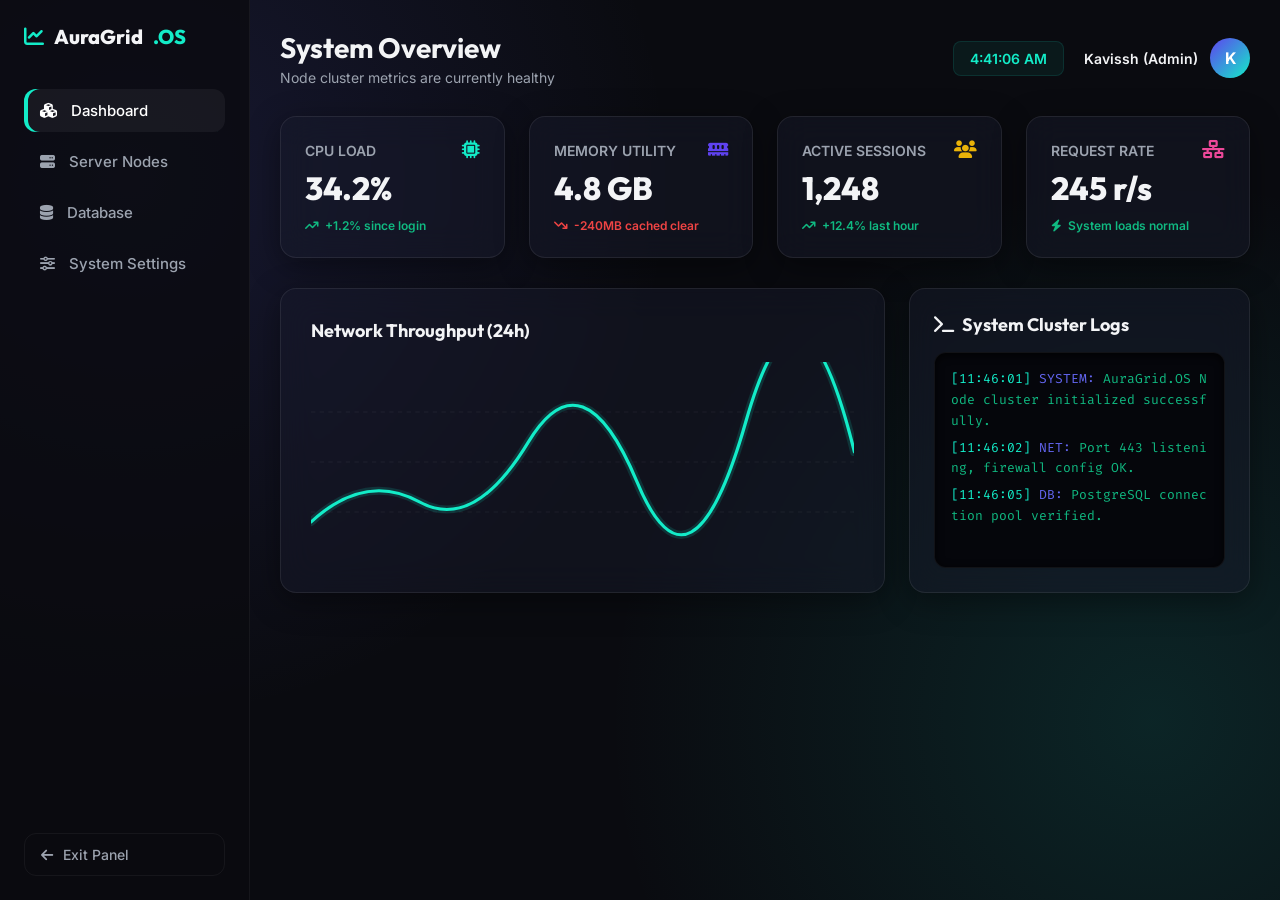
<file: dashboard.html>
<!DOCTYPE html>
<html lang="en">
<head>
    <meta charset="UTF-8">
    <meta name="viewport" content="width=device-width, initial-scale=1.0">
    <title>Glassmorphic Admin UI | AuraGrid Digital</title>
    <!-- Google Fonts -->
    <link href="https://fonts.googleapis.com/css2?family=Inter:wght@300;400;500;600;700&family=Outfit:wght@500;600;700;800&family=Fira+Code:wght@400;500&display=swap" rel="stylesheet">
    <!-- FontAwesome Icons -->
    <link rel="stylesheet" href="https://cdnjs.cloudflare.com/ajax/libs/font-awesome/6.5.1/css/all.min.css">
    <style>
        :root {
            /* Glassmorphism theme setup */
            --hue-primary: 250;
            --hue-secondary: 170;
            
            --bg-base: #0a0b10;
            --bg-surface: #11121d;
            --glass-bg: rgba(25, 27, 45, 0.45);
            --glass-border: rgba(255, 255, 255, 0.08);
            --glass-shadow: 0 8px 32px 0 rgba(0, 0, 0, 0.4);
            
            --primary-color: hsl(var(--hue-primary), 85%, 60%);
            --secondary-color: hsl(var(--hue-secondary), 85%, 50%);
            --text-primary: #f3f4f6;
            --text-secondary: #9ca3af;
            --border-color: rgba(255, 255, 255, 0.05);
        }

        * {
            margin: 0;
            padding: 0;
            box-sizing: border-box;
        }

        body {
            background-color: var(--bg-base);
            color: var(--text-primary);
            font-family: 'Inter', sans-serif;
            height: 100vh;
            display: flex;
            overflow: hidden;
            background-image: 
                radial-gradient(circle at 10% 20%, rgba(99, 102, 241, 0.15) 0%, transparent 40%),
                radial-gradient(circle at 90% 80%, rgba(20, 184, 166, 0.15) 0%, transparent 40%);
        }

        /* Glass Utility */
        .glass {
            background: var(--glass-bg);
            backdrop-filter: blur(16px);
            -webkit-backdrop-filter: blur(16px);
            border: 1px solid var(--glass-border);
            box-shadow: var(--glass-shadow);
            border-radius: 16px;
        }

        /* Sidebar navigation */
        aside {
            width: 250px;
            background-color: rgba(10, 11, 16, 0.8);
            border-right: 1px solid var(--border-color);
            display: flex;
            flex-direction: column;
            padding: 24px;
            z-index: 10;
        }

        @media (max-width: 900px) {
            aside {
                display: none; /* Hide sidebar on mobile/tablet */
            }
        }

        .logo {
            font-family: 'Outfit', sans-serif;
            font-size: 20px;
            font-weight: 800;
            margin-bottom: 40px;
            display: flex;
            align-items: center;
            gap: 10px;
        }

        .logo span {
            color: var(--secondary-color);
        }

        .menu-list {
            list-style: none;
            display: flex;
            flex-direction: column;
            gap: 8px;
            flex: 1;
        }

        .menu-item a {
            display: flex;
            align-items: center;
            gap: 14px;
            padding: 12px 16px;
            border-radius: 12px;
            color: var(--text-secondary);
            text-decoration: none;
            font-weight: 500;
            font-size: 15px;
            transition: all 0.2s;
        }

        .menu-item.active a, .menu-item a:hover {
            color: #fff;
            background: rgba(255, 255, 255, 0.05);
            box-shadow: inset 4px 0 0 var(--secondary-color);
        }

        .back-btn {
            display: flex;
            align-items: center;
            gap: 10px;
            padding: 12px 16px;
            border-radius: 12px;
            color: var(--text-secondary);
            text-decoration: none;
            font-weight: 500;
            font-size: 14px;
            border: 1px solid var(--border-color);
            transition: all 0.2s;
        }

        .back-btn:hover {
            color: #fff;
            border-color: var(--primary-color);
            background-color: rgba(99, 102, 241, 0.05);
        }

        /* Main Workspace Content */
        main {
            flex: 1;
            padding: 30px;
            overflow-y: auto;
            display: flex;
            flex-direction: column;
            gap: 30px;
        }

        /* Header top section */
        header {
            display: flex;
            justify-content: space-between;
            align-items: center;
        }

        header h1 {
            font-family: 'Outfit', sans-serif;
            font-size: 28px;
            font-weight: 700;
        }

        .header-controls {
            display: flex;
            align-items: center;
            gap: 20px;
        }

        .time-box {
            font-size: 14px;
            font-weight: 600;
            color: var(--secondary-color);
            background: rgba(20, 184, 166, 0.08);
            padding: 8px 16px;
            border-radius: 8px;
            border: 1px solid rgba(20, 184, 166, 0.15);
        }

        .user-profile {
            display: flex;
            align-items: center;
            gap: 12px;
        }

        .user-avatar {
            width: 40px;
            height: 40px;
            border-radius: 50%;
            background: linear-gradient(135deg, var(--primary-color), var(--secondary-color));
            display: flex;
            align-items: center;
            justify-content: center;
            font-weight: bold;
            font-size: 16px;
            color: #fff;
        }

        /* Stats Grid Dashboard */
        .stats-grid {
            display: grid;
            grid-template-columns: repeat(auto-fit, minmax(220px, 1fr));
            gap: 24px;
        }

        .stat-card {
            padding: 24px;
            position: relative;
            overflow: hidden;
            display: flex;
            flex-direction: column;
            gap: 12px;
        }

        .stat-header {
            display: flex;
            justify-content: space-between;
            align-items: center;
            color: var(--text-secondary);
            font-size: 14px;
            font-weight: 600;
        }

        .stat-icon {
            font-size: 18px;
            color: var(--secondary-color);
        }

        .stat-val {
            font-family: 'Outfit', sans-serif;
            font-size: 32px;
            font-weight: 800;
            line-height: 1.1;
        }

        .stat-trend {
            font-size: 12px;
            font-weight: 600;
            display: flex;
            align-items: center;
            gap: 6px;
        }

        .trend-up { color: #10b981; }
        .trend-down { color: #ef4444; }

        /* Dashboard Charts Section */
        .charts-row {
            display: grid;
            grid-template-columns: 1.6fr 0.9fr;
            gap: 24px;
        }

        @media (max-width: 1100px) {
            .charts-row {
                grid-template-columns: 1fr;
            }
        }

        .chart-card {
            padding: 30px;
            display: flex;
            flex-direction: column;
            gap: 20px;
        }

        .chart-title {
            font-family: 'Outfit', sans-serif;
            font-size: 18px;
            font-weight: 700;
        }

        .chart-body {
            height: 200px;
            position: relative;
            width: 100%;
        }

        /* SVG Line Graph animation */
        .svg-chart {
            width: 100%;
            height: 100%;
        }

        .sparkline {
            fill: none;
            stroke: var(--secondary-color);
            stroke-width: 3;
            stroke-linecap: round;
            stroke-dasharray: 1000;
            stroke-dashoffset: 1000;
            animation: drawLine 3s ease-in-out forwards;
        }

        .sparkline-glow {
            fill: none;
            stroke: var(--secondary-color);
            stroke-width: 8;
            stroke-linecap: round;
            opacity: 0.15;
            stroke-dasharray: 1000;
            stroke-dashoffset: 1000;
            animation: drawLine 3s ease-in-out forwards;
        }

        @keyframes drawLine {
            to { stroke-dashoffset: 0; }
        }

        .chart-grid-line {
            stroke: var(--border-color);
            stroke-width: 1;
            stroke-dasharray: 4;
        }

        /* Console log shell */
        .console-card {
            padding: 24px;
            display: flex;
            flex-direction: column;
            gap: 16px;
        }

        .console-shell {
            flex: 1;
            background-color: #05060b;
            border-radius: 12px;
            padding: 16px;
            font-family: 'Fira Code', monospace;
            font-size: 13px;
            line-height: 1.6;
            color: #10b981;
            min-height: 200px;
            max-height: 220px;
            overflow-y: auto;
            border: 1px solid var(--border-color);
            box-shadow: inset 0 2px 8px rgba(0,0,0,0.8);
        }

        .log-line {
            margin-bottom: 6px;
            animation: fadeIn 0.3s forwards;
            word-break: break-all;
        }

        .log-time {
            color: var(--secondary-color);
        }

        .log-info {
            color: #6366f1;
        }

        @keyframes fadeIn {
            from { opacity: 0; transform: translateY(4px); }
            to { opacity: 1; transform: translateY(0); }
        }
    </style>
</head>
<body>

    <!-- Sidebar Panel -->
    <aside>
        <div class="logo">
            <i class="fa-solid fa-chart-line" style="color: var(--secondary-color);"></i>
            AuraGrid<span>.OS</span>
        </div>
        <ul class="menu-list">
            <li class="menu-item active"><a href="#"><i class="fa-solid fa-cubes"></i> Dashboard</a></li>
            <li class="menu-item"><a href="#"><i class="fa-solid fa-server"></i> Server Nodes</a></li>
            <li class="menu-item"><a href="#"><i class="fa-solid fa-database"></i> Database</a></li>
            <li class="menu-item"><a href="#"><i class="fa-solid fa-sliders"></i> System Settings</a></li>
        </ul>
        <a href="index.html#portfolio" class="back-btn"><i class="fa-solid fa-arrow-left"></i> Exit Panel</a>
    </aside>

    <!-- Workspace -->
    <main>
        <header>
            <div>
                <h1>System Overview</h1>
                <p style="color: var(--text-secondary); font-size: 14px; margin-top: 4px;">Node cluster metrics are currently healthy</p>
            </div>
            <div class="header-controls">
                <div class="time-box" id="time-box">00:00:00 AM</div>
                <div class="user-profile">
                    <span style="font-weight: 600; font-size: 14px;">Kavissh (Admin)</span>
                    <div class="user-avatar">K</div>
                </div>
            </div>
        </header>

        <!-- Stats row cards -->
        <div class="stats-grid">
            <div class="stat-card glass">
                <div class="stat-header">
                    <span>CPU LOAD</span>
                    <i class="fa-solid fa-microchip stat-icon"></i>
                </div>
                <div class="stat-val" id="cpu-val">34.2%</div>
                <div class="stat-trend trend-up">
                    <i class="fa-solid fa-arrow-trend-up"></i>
                    <span>+1.2% since login</span>
                </div>
            </div>
            <div class="stat-card glass">
                <div class="stat-header">
                    <span>MEMORY UTILITY</span>
                    <i class="fa-solid fa-memory stat-icon" style="color: var(--primary-color);"></i>
                </div>
                <div class="stat-val" id="mem-val">4.8 GB</div>
                <div class="stat-trend trend-down">
                    <i class="fa-solid fa-arrow-trend-down"></i>
                    <span>-240MB cached clear</span>
                </div>
            </div>
            <div class="stat-card glass">
                <div class="stat-header">
                    <span>ACTIVE SESSIONS</span>
                    <i class="fa-solid fa-users stat-icon" style="color: #eab308;"></i>
                </div>
                <div class="stat-val">1,248</div>
                <div class="stat-trend trend-up">
                    <i class="fa-solid fa-arrow-trend-up"></i>
                    <span>+12.4% last hour</span>
                </div>
            </div>
            <div class="stat-card glass">
                <div class="stat-header">
                    <span>REQUEST RATE</span>
                    <i class="fa-solid fa-network-wired stat-icon" style="color: #ec4899;"></i>
                </div>
                <div class="stat-val" id="rate-val">245 r/s</div>
                <div class="stat-trend trend-up">
                    <i class="fa-solid fa-bolt"></i>
                    <span>System loads normal</span>
                </div>
            </div>
        </div>

        <!-- Charts row -->
        <div class="charts-row">
            <!-- Graph card -->
            <div class="chart-card glass">
                <div class="chart-title">Network Throughput (24h)</div>
                <div class="chart-body">
                    <svg class="svg-chart" viewBox="0 0 500 200" preserveAspectRatio="none">
                        <!-- Horizontal Grid Lines -->
                        <line class="chart-grid-line" x1="0" y1="50" x2="500" y2="50" />
                        <line class="chart-grid-line" x1="0" y1="100" x2="500" y2="100" />
                        <line class="chart-grid-line" x1="0" y1="150" x2="500" y2="150" />
                        
                        <!-- Glow Path -->
                        <path class="sparkline-glow" d="M 0,160 Q 50,110 100,140 T 200,80 T 300,120 T 400,60 T 500,90" />
                        <!-- Main Path -->
                        <path class="sparkline" d="M 0,160 Q 50,110 100,140 T 200,80 T 300,120 T 400,60 T 500,90" />
                    </svg>
                </div>
            </div>

            <!-- Console Card -->
            <div class="console-card glass">
                <div class="chart-title"><i class="fa-solid fa-terminal" style="margin-right: 8px;"></i>System Cluster Logs</div>
                <div class="console-shell" id="console-shell">
                    <div class="log-line"><span class="log-time">[11:46:01]</span> <span class="log-info">SYSTEM:</span> AuraGrid.OS Node cluster initialized successfully.</div>
                    <div class="log-line"><span class="log-time">[11:46:02]</span> <span class="log-info">NET:</span> Port 443 listening, firewall config OK.</div>
                    <div class="log-line"><span class="log-time">[11:46:05]</span> <span class="log-info">DB:</span> PostgreSQL connection pool verified.</div>
                </div>
            </div>
        </div>
    </main>

    <script>
        // System Clock
        const updateTime = () => {
            const now = new Date();
            let hours = now.getHours();
            let minutes = now.getMinutes();
            let seconds = now.getSeconds();
            const ampm = hours >= 12 ? 'PM' : 'AM';
            hours = hours % 12;
            hours = hours ? hours : 12;
            minutes = minutes < 10 ? '0' + minutes : minutes;
            seconds = seconds < 10 ? '0' + seconds : seconds;
            document.getElementById('time-box').textContent = `${hours}:${minutes}:${seconds} ${ampm}`;
        };
        setInterval(updateTime, 1000);
        updateTime();

        // Fluctuating values logic
        setInterval(() => {
            // CPU fluctuation
            const cpu = (20 + Math.random() * 40).toFixed(1);
            document.getElementById('cpu-val').textContent = `${cpu}%`;

            // Memory fluctuation
            const mem = (4.5 + Math.random() * 0.6).toFixed(2);
            document.getElementById('mem-val').textContent = `${mem} GB`;

            // Request rate fluctuation
            const rate = Math.floor(180 + Math.random() * 120);
            document.getElementById('rate-val').textContent = `${rate} r/s`;
        }, 3000);

        // Simulated logging console feed
        const logContent = [
            "GET /api/v1/metrics 200 OK - 8ms",
            "POST /api/v1/auth/session - Token generated successfully",
            "SYSTEM: Cache sync done, cleared 14.2MB buffer memory",
            "WARN: High connections rate on Node-3, balancing cluster load",
            "GET /assets/hero-bg.png 304 Not Modified - 2ms",
            "SYSTEM: CPU temp stabilized at 41°C",
            "DB: Database backup process scheduled at midnight OK",
            "NET: WebSocket handshake verified on client session #4509"
        ];

        const logTypes = ["GET", "POST", "SYSTEM", "WARN", "GET", "SYSTEM", "DB", "NET"];

        const shell = document.getElementById('console-shell');
        
        const appendLog = () => {
            const now = new Date();
            const timeString = `${now.getHours().toString().padStart(2, '0')}:${now.getMinutes().toString().padStart(2, '0')}:${now.getSeconds().toString().padStart(2, '0')}`;
            const randIdx = Math.floor(Math.random() * logContent.length);
            const content = logContent[randIdx];
            const type = logTypes[randIdx];

            const line = document.createElement('div');
            line.className = 'log-line';
            line.innerHTML = `<span class="log-time">[${timeString}]</span> <span class="log-info">${type}:</span> ${content}`;
            
            shell.appendChild(line);
            shell.scrollTop = shell.scrollHeight;

            // Keep log entries list under 25 elements to avoid lag
            if (shell.children.length > 25) {
                shell.removeChild(shell.firstChild);
            }
        };

        setInterval(appendLog, 3000);
    </script>
</body>
</html>
</file>
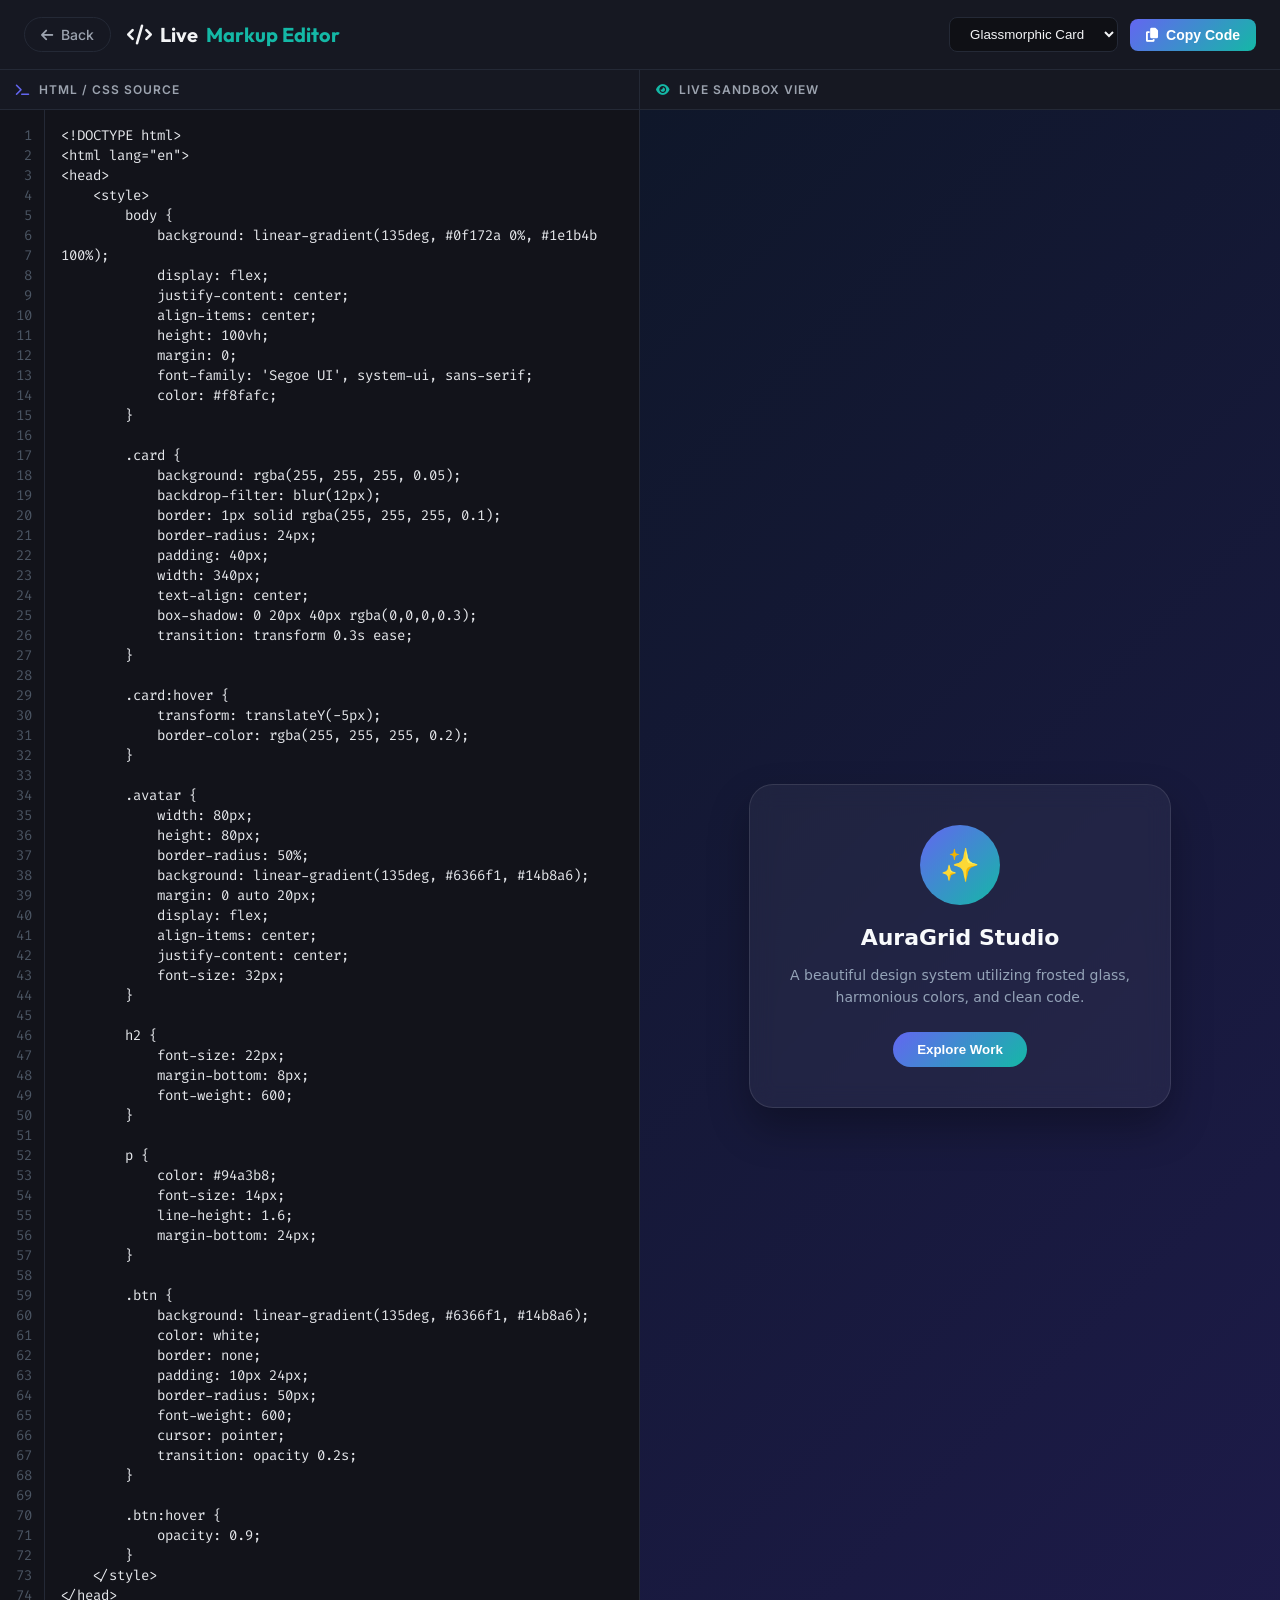
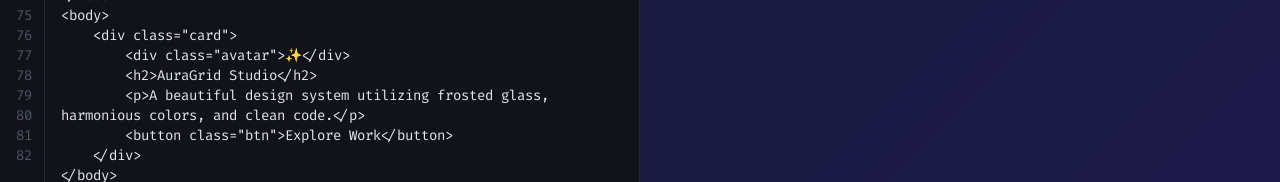
<file: editor.html>
<!DOCTYPE html>
<html lang="en">
<head>
    <meta charset="UTF-8">
    <meta name="viewport" content="width=device-width, initial-scale=1.0">
    <title>Live Markup Editor | AuraGrid Digital</title>
    <!-- Google Fonts -->
    <link href="https://fonts.googleapis.com/css2?family=Inter:wght@300;400;500;600;700&family=Outfit:wght@500;600;700;800&family=Fira+Code:wght@400;500&display=swap" rel="stylesheet">
    <!-- FontAwesome Icons -->
    <link rel="stylesheet" href="https://cdnjs.cloudflare.com/ajax/libs/font-awesome/6.5.1/css/all.min.css">
    <style>
        :root {
            --bg-base: #0f1015;
            --bg-card: #161822;
            --primary-color: #6366f1;
            --secondary-color: #14b8a6;
            --text-primary: #f3f4f6;
            --text-secondary: #9ca3af;
            --border-color: #242936;
        }

        * {
            margin: 0;
            padding: 0;
            box-sizing: border-box;
        }

        body {
            background-color: var(--bg-base);
            color: var(--text-primary);
            font-family: 'Inter', sans-serif;
            height: 100vh;
            display: flex;
            flex-direction: column;
            overflow: hidden;
        }

        /* Header Style */
        header {
            height: 70px;
            background-color: var(--bg-card);
            border-bottom: 1px solid var(--border-color);
            display: flex;
            align-items: center;
            justify-content: space-between;
            padding: 0 24px;
            z-index: 10;
        }

        .header-left {
            display: flex;
            align-items: center;
            gap: 16px;
        }

        .back-btn {
            color: var(--text-secondary);
            text-decoration: none;
            font-weight: 500;
            display: flex;
            align-items: center;
            gap: 8px;
            font-size: 14px;
            padding: 8px 16px;
            border-radius: 20px;
            border: 1px solid var(--border-color);
            transition: all 0.2s;
        }

        .back-btn:hover {
            color: var(--text-primary);
            border-color: var(--primary-color);
            background-color: rgba(99, 102, 241, 0.05);
        }

        .title {
            font-family: 'Outfit', sans-serif;
            font-size: 20px;
            font-weight: 700;
            display: flex;
            align-items: center;
            gap: 8px;
        }

        .title span {
            color: var(--secondary-color);
        }

        .header-right {
            display: flex;
            align-items: center;
            gap: 12px;
        }

        select {
            background-color: var(--bg-base);
            color: var(--text-primary);
            border: 1px solid var(--border-color);
            padding: 8px 16px;
            border-radius: 8px;
            font-weight: 500;
            outline: none;
            cursor: pointer;
        }

        select:focus {
            border-color: var(--primary-color);
        }

        .btn {
            background: linear-gradient(135deg, var(--primary-color), var(--secondary-color));
            color: #fff;
            padding: 8px 16px;
            border-radius: 8px;
            font-weight: 600;
            font-size: 14px;
            cursor: pointer;
            border: none;
            display: flex;
            align-items: center;
            gap: 8px;
            transition: opacity 0.2s;
        }

        .btn:hover {
            opacity: 0.9;
        }

        /* Workspace Grid */
        .workspace {
            flex: 1;
            display: grid;
            grid-template-columns: 1fr 1fr;
            height: calc(100vh - 70px);
        }

        @media (max-width: 768px) {
            .workspace {
                grid-template-columns: 1fr;
                grid-template-rows: 1fr 1fr;
            }
        }

        /* Editor Block */
        .editor-container {
            display: flex;
            flex-direction: column;
            border-right: 1px solid var(--border-color);
            background-color: #12131a;
            position: relative;
        }

        .panel-header {
            height: 40px;
            background-color: var(--bg-card);
            border-bottom: 1px solid var(--border-color);
            display: flex;
            align-items: center;
            padding: 0 16px;
            font-size: 12px;
            font-weight: 600;
            letter-spacing: 1px;
            text-transform: uppercase;
            color: var(--text-secondary);
            gap: 8px;
        }

        .panel-header i {
            color: var(--primary-color);
        }

        .editor-wrapper {
            flex: 1;
            position: relative;
            display: flex;
        }

        /* Line numbers */
        .line-numbers {
            width: 45px;
            background-color: #12131a;
            border-right: 1px solid var(--border-color);
            padding: 16px 0;
            font-family: 'Fira Code', monospace;
            font-size: 14px;
            line-height: 20px;
            color: #4b5563;
            text-align: right;
            padding-right: 12px;
            user-select: none;
            overflow: hidden;
        }

        textarea {
            flex: 1;
            background-color: transparent;
            color: #e5e7eb;
            font-family: 'Fira Code', monospace;
            font-size: 14px;
            line-height: 20px;
            padding: 16px;
            resize: none;
            border: none;
            outline: none;
            overflow-y: auto;
            tab-size: 4;
        }

        /* Preview Block */
        .preview-container {
            display: flex;
            flex-direction: column;
            background-color: #fff;
        }

        .preview-header {
            height: 40px;
            background-color: var(--bg-card);
            border-bottom: 1px solid var(--border-color);
            display: flex;
            align-items: center;
            padding: 0 16px;
            font-size: 12px;
            font-weight: 600;
            letter-spacing: 1px;
            text-transform: uppercase;
            color: var(--text-secondary);
            gap: 8px;
        }

        .preview-header i {
            color: var(--secondary-color);
        }

        iframe {
            flex: 1;
            border: none;
            background-color: #ffffff;
            width: 100%;
            height: 100%;
        }

        .copy-toast {
            position: absolute;
            bottom: 20px;
            left: 50%;
            transform: translateX(-50%) translateY(20px);
            background-color: var(--secondary-color);
            color: #fff;
            padding: 8px 20px;
            border-radius: 20px;
            font-size: 13px;
            font-weight: 600;
            opacity: 0;
            transition: all 0.3s;
            pointer-events: none;
            box-shadow: 0 4px 12px rgba(20, 184, 166, 0.3);
            z-index: 100;
        }

        .copy-toast.show {
            opacity: 1;
            transform: translateX(-50%) translateY(0);
        }
    </style>
</head>
<body>

    <header>
        <div class="header-left">
            <a href="index.html#portfolio" class="back-btn"><i class="fa-solid fa-arrow-left"></i> Back</a>
            <h1 class="title"><i class="fa-solid fa-code"></i> Live <span>Markup Editor</span></h1>
        </div>
        <div class="header-right">
            <select id="template-select">
                <option value="card">Glassmorphic Card</option>
                <option value="button">Glowing Button</option>
                <option value="text">Interactive Quote</option>
            </select>
            <button class="btn" id="copy-btn"><i class="fa-solid fa-copy"></i> Copy Code</button>
        </div>
    </header>

    <div class="workspace">
        <!-- Editor side -->
        <div class="editor-container">
            <div class="panel-header"><i class="fa-solid fa-terminal"></i> HTML / CSS Source</div>
            <div class="editor-wrapper">
                <div class="line-numbers" id="line-numbers"></div>
                <textarea id="code-textarea" spellcheck="false" autocomplete="off"></textarea>
            </div>
            <div class="copy-toast" id="toast">Code copied to clipboard!</div>
        </div>

        <!-- Preview side -->
        <div class="preview-container">
            <div class="preview-header"><i class="fa-solid fa-eye"></i> Live Sandbox View</div>
            <iframe id="preview-iframe"></iframe>
        </div>
    </div>

    <script>
        const textarea = document.getElementById('code-textarea');
        const iframe = document.getElementById('preview-iframe');
        const lineNumbers = document.getElementById('line-numbers');
        const templateSelect = document.getElementById('template-select');
        const copyBtn = document.getElementById('copy-btn');
        const toast = document.getElementById('toast');

        // Preloaded templates
        const templates = {
            card: `<!DOCTYPE html>
<html lang="en">
<head>
    <style>
        body {
            background: linear-gradient(135deg, #0f172a 0%, #1e1b4b 100%);
            display: flex;
            justify-content: center;
            align-items: center;
            height: 100vh;
            margin: 0;
            font-family: 'Segoe UI', system-ui, sans-serif;
            color: #f8fafc;
        }
        
        .card {
            background: rgba(255, 255, 255, 0.05);
            backdrop-filter: blur(12px);
            border: 1px solid rgba(255, 255, 255, 0.1);
            border-radius: 24px;
            padding: 40px;
            width: 340px;
            text-align: center;
            box-shadow: 0 20px 40px rgba(0,0,0,0.3);
            transition: transform 0.3s ease;
        }

        .card:hover {
            transform: translateY(-5px);
            border-color: rgba(255, 255, 255, 0.2);
        }

        .avatar {
            width: 80px;
            height: 80px;
            border-radius: 50%;
            background: linear-gradient(135deg, #6366f1, #14b8a6);
            margin: 0 auto 20px;
            display: flex;
            align-items: center;
            justify-content: center;
            font-size: 32px;
        }

        h2 {
            font-size: 22px;
            margin-bottom: 8px;
            font-weight: 600;
        }

        p {
            color: #94a3b8;
            font-size: 14px;
            line-height: 1.6;
            margin-bottom: 24px;
        }

        .btn {
            background: linear-gradient(135deg, #6366f1, #14b8a6);
            color: white;
            border: none;
            padding: 10px 24px;
            border-radius: 50px;
            font-weight: 600;
            cursor: pointer;
            transition: opacity 0.2s;
        }

        .btn:hover {
            opacity: 0.9;
        }
    </style>
</head>
<body>
    <div class="card">
        <div class="avatar">✨</div>
        <h2>AuraGrid Studio</h2>
        <p>A beautiful design system utilizing frosted glass, harmonious colors, and clean code.</p>
        <button class="btn">Explore Work</button>
    </div>
</body>
</html>`,
            button: `<!DOCTYPE html>
<html lang="en">
<head>
    <style>
        body {
            background-color: #0b0f19;
            display: flex;
            justify-content: center;
            align-items: center;
            height: 100vh;
            margin: 0;
            font-family: system-ui, sans-serif;
        }

        .glow-btn {
            position: relative;
            background: #111;
            color: #14b8a6;
            text-transform: uppercase;
            letter-spacing: 2px;
            font-size: 16px;
            font-weight: 700;
            padding: 16px 36px;
            border: 2px solid #14b8a6;
            border-radius: 50px;
            cursor: pointer;
            overflow: hidden;
            transition: all 0.3s ease;
            box-shadow: 0 0 10px rgba(20, 184, 166, 0.2);
        }

        .glow-btn:hover {
            color: #fff;
            background: #14b8a6;
            box-shadow: 0 0 30px rgba(20, 184, 166, 0.6);
            transform: scale(1.05);
        }
    </style>
</head>
<body>
    <button class="glow-btn">Initialize System</button>
</body>
</html>`,
            text: `<!DOCTYPE html>
<html lang="en">
<head>
    <style>
        body {
            background: radial-gradient(circle at center, #111528, #070913);
            display: flex;
            justify-content: center;
            align-items: center;
            height: 100vh;
            margin: 0;
            font-family: 'Georgia', serif;
            color: #f1f5f9;
        }

        .quote-box {
            max-width: 500px;
            text-align: center;
            padding: 30px;
            position: relative;
        }

        .quote-text {
            font-size: 24px;
            font-style: italic;
            line-height: 1.6;
            margin-bottom: 16px;
            color: #e2e8f0;
        }

        .quote-author {
            font-family: 'sans-serif';
            font-size: 13px;
            text-transform: uppercase;
            letter-spacing: 2px;
            color: #14b8a6;
            font-weight: 600;
        }
    </style>
</head>
<body>
    <div class="quote-box">
        <p class="quote-text">"Simplicity is the ultimate sophistication. When you write clean structures, design follows naturally."</p>
        <p class="quote-author">— Web Architecture Guild</p>
    </div>
</body>
</html>`
        };

        // Render editor output
        const updatePreview = () => {
            const code = textarea.value;
            const documentTarget = iframe.contentDocument || iframe.contentWindow.document;
            documentTarget.open();
            documentTarget.write(code);
            documentTarget.close();
        };

        // Line number renderer
        const updateLineNumbers = () => {
            const lines = textarea.value.split('\n');
            const numLines = lines.length;
            let numberHtml = '';
            for (let i = 1; i <= numLines; i++) {
                numberHtml += `<div>${i}</div>`;
            }
            lineNumbers.innerHTML = numberHtml;
        };

        textarea.addEventListener('input', () => {
            updatePreview();
            updateLineNumbers();
        });

        // Tab indentation helper
        textarea.addEventListener('keydown', (e) => {
            if (e.key === 'Tab') {
                e.preventDefault();
                const start = textarea.selectionStart;
                const end = textarea.selectionEnd;

                // set textarea value to: text before caret + tab + text after caret
                textarea.value = textarea.value.substring(0, start) + "    " + textarea.value.substring(end);

                // put caret at right position
                textarea.selectionStart = textarea.selectionEnd = start + 4;
                updatePreview();
            }
        });

        // Load templates
        const loadTemplate = (name) => {
            textarea.value = templates[name];
            updatePreview();
            updateLineNumbers();
        };

        templateSelect.addEventListener('change', (e) => {
            loadTemplate(e.target.value);
        });

        // Copy button action
        copyBtn.addEventListener('click', () => {
            navigator.clipboard.writeText(textarea.value).then(() => {
                toast.classList.add('show');
                setTimeout(() => {
                    toast.classList.remove('show');
                }, 2000);
            });
        });

        // Initial setup
        loadTemplate('card');

        // Sync scrolling of textarea and line numbers
        textarea.addEventListener('scroll', () => {
            lineNumbers.scrollTop = textarea.scrollTop;
        });
    </script>
</body>
</html>
</file>
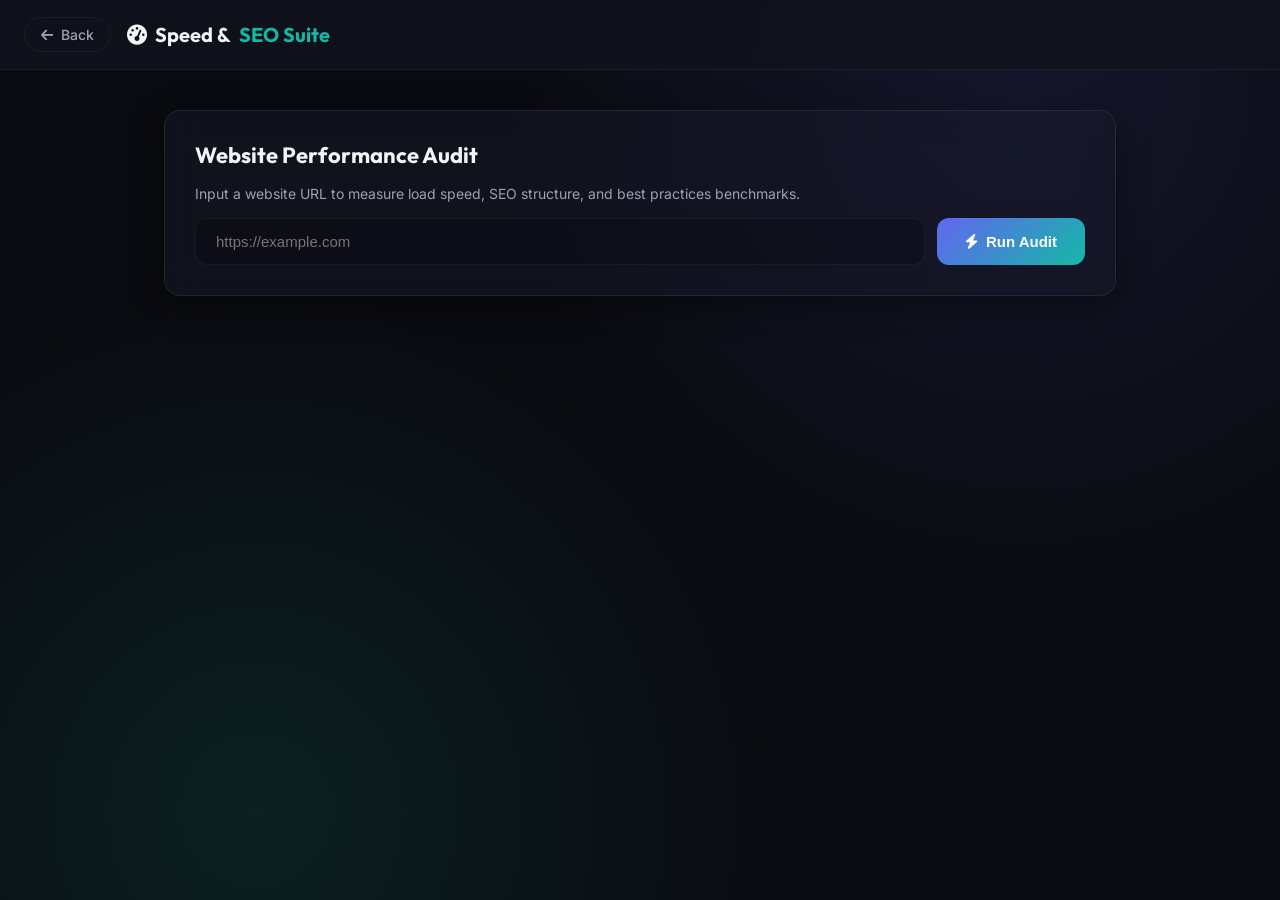
<file: seo-suite.html>
<!DOCTYPE html>
<html lang="en">
<head>
    <meta charset="UTF-8">
    <meta name="viewport" content="width=device-width, initial-scale=1.0">
    <title>Speed & SEO Suite | AuraGrid Digital</title>
    <!-- Google Fonts -->
    <link href="https://fonts.googleapis.com/css2?family=Inter:wght@300;400;500;600;700&family=Outfit:wght@500;600;700;800&family=Fira+Code:wght@400;500&display=swap" rel="stylesheet">
    <!-- FontAwesome Icons -->
    <link rel="stylesheet" href="https://cdnjs.cloudflare.com/ajax/libs/font-awesome/6.5.1/css/all.min.css">
    <style>
        :root {
            --bg-base: #0a0b10;
            --bg-surface: #11121d;
            --glass-bg: rgba(25, 27, 45, 0.45);
            --glass-border: rgba(255, 255, 255, 0.08);
            --glass-shadow: 0 8px 32px 0 rgba(0, 0, 0, 0.4);
            
            --primary-color: #6366f1;
            --secondary-color: #14b8a6;
            --text-primary: #f3f4f6;
            --text-secondary: #9ca3af;
            --border-color: rgba(255, 255, 255, 0.05);

            --color-green: #10b981;
            --color-yellow: #f59e0b;
            --color-red: #ef4444;
        }

        * {
            margin: 0;
            padding: 0;
            box-sizing: border-box;
        }

        body {
            background-color: var(--bg-base);
            color: var(--text-primary);
            font-family: 'Inter', sans-serif;
            min-height: 100vh;
            display: flex;
            flex-direction: column;
            overflow-x: hidden;
            background-image: 
                radial-gradient(circle at 80% 10%, rgba(99, 102, 241, 0.12) 0%, transparent 40%),
                radial-gradient(circle at 20% 90%, rgba(20, 184, 166, 0.12) 0%, transparent 40%);
        }

        /* Glass Utility */
        .glass {
            background: var(--glass-bg);
            backdrop-filter: blur(16px);
            -webkit-backdrop-filter: blur(16px);
            border: 1px solid var(--glass-border);
            box-shadow: var(--glass-shadow);
            border-radius: 16px;
        }

        /* Header Style */
        header {
            height: 70px;
            background-color: rgba(17, 18, 29, 0.85);
            border-bottom: 1px solid var(--border-color);
            display: flex;
            align-items: center;
            justify-content: space-between;
            padding: 0 24px;
            position: sticky;
            top: 0;
            z-index: 10;
        }

        .header-left {
            display: flex;
            align-items: center;
            gap: 16px;
        }

        .back-btn {
            color: var(--text-secondary);
            text-decoration: none;
            font-weight: 500;
            display: flex;
            align-items: center;
            gap: 8px;
            font-size: 14px;
            padding: 8px 16px;
            border-radius: 20px;
            border: 1px solid var(--border-color);
            transition: all 0.2s;
        }

        .back-btn:hover {
            color: var(--text-primary);
            border-color: var(--primary-color);
            background-color: rgba(99, 102, 241, 0.05);
        }

        .title {
            font-family: 'Outfit', sans-serif;
            font-size: 20px;
            font-weight: 700;
            display: flex;
            align-items: center;
            gap: 8px;
        }

        .title span {
            color: var(--secondary-color);
        }

        /* Container Main */
        main {
            flex: 1;
            max-width: 1000px;
            width: 100%;
            margin: 40px auto;
            padding: 0 24px;
            display: flex;
            flex-direction: column;
            gap: 40px;
        }

        /* Search input bar block */
        .search-card {
            padding: 30px;
            display: flex;
            flex-direction: column;
            gap: 16px;
        }

        .search-card h2 {
            font-family: 'Outfit', sans-serif;
            font-size: 22px;
            font-weight: 700;
        }

        .search-bar-form {
            display: flex;
            gap: 12px;
            width: 100%;
        }

        .search-input {
            flex: 1;
            background-color: rgba(0, 0, 0, 0.2);
            border: 1px solid var(--border-color);
            color: var(--text-primary);
            padding: 14px 20px;
            border-radius: 12px;
            font-size: 15px;
            outline: none;
            transition: border-color 0.2s;
        }

        .search-input:focus {
            border-color: var(--secondary-color);
        }

        .search-btn {
            background: linear-gradient(135deg, var(--primary-color), var(--secondary-color));
            color: #fff;
            padding: 14px 28px;
            border-radius: 12px;
            font-weight: 600;
            font-size: 15px;
            border: none;
            cursor: pointer;
            display: flex;
            align-items: center;
            gap: 8px;
            transition: opacity 0.2s;
        }

        .search-btn:hover {
            opacity: 0.95;
        }

        /* Loading / Analyzing Screen */
        .loading-container {
            display: none;
            flex-direction: column;
            align-items: center;
            justify-content: center;
            padding: 60px 0;
            gap: 24px;
            text-align: center;
        }

        .loader-ring {
            width: 80px;
            height: 80px;
            border: 4px solid var(--border-color);
            border-top: 4px solid var(--secondary-color);
            border-radius: 50%;
            animation: spin 1s linear infinite;
        }

        @keyframes spin {
            0% { transform: rotate(0deg); }
            100% { transform: rotate(360deg); }
        }

        .loader-status {
            font-size: 16px;
            font-weight: 600;
            color: var(--secondary-color);
            height: 24px;
        }

        /* Results Screen */
        .results-container {
            display: none;
            flex-direction: column;
            gap: 40px;
            animation: fadeInUp 0.4s ease forwards;
        }

        @keyframes fadeInUp {
            from { opacity: 0; transform: translateY(15px); }
            to { opacity: 1; transform: translateY(0); }
        }

        /* Score Gauges Row */
        .scores-row {
            display: grid;
            grid-template-columns: repeat(4, 1fr);
            gap: 20px;
        }

        @media (max-width: 768px) {
            .scores-row {
                grid-template-columns: repeat(2, 1fr);
            }
        }

        .score-card {
            padding: 24px;
            text-align: center;
            display: flex;
            flex-direction: column;
            align-items: center;
            gap: 12px;
        }

        .gauge-wrapper {
            position: relative;
            width: 100px;
            height: 100px;
        }

        .circle-bg {
            fill: none;
            stroke: var(--border-color);
            stroke-width: 8;
        }

        .circle-progress {
            fill: none;
            stroke: var(--color-green);
            stroke-width: 8;
            stroke-linecap: round;
            stroke-dasharray: 251.2;
            stroke-dashoffset: 251.2;
            transform: rotate(-90deg);
            transform-origin: 50px 50px;
            transition: stroke-dashoffset 1s ease-out;
        }

        .circle-progress.green { stroke: var(--color-green); }
        .circle-progress.yellow { stroke: var(--color-yellow); }
        .circle-progress.red { stroke: var(--color-red); }

        .score-text {
            position: absolute;
            top: 50%;
            left: 50%;
            transform: translate(-50%, -50%);
            font-size: 24px;
            font-weight: 800;
            font-family: 'Outfit', sans-serif;
        }

        .score-title {
            font-weight: 600;
            font-size: 14px;
            color: var(--text-secondary);
        }

        /* Detailed audits grid */
        .details-grid {
            display: grid;
            grid-template-columns: 1fr 1.2fr;
            gap: 24px;
        }

        @media (max-width: 900px) {
            .details-grid {
                grid-template-columns: 1fr;
            }
        }

        .details-card {
            padding: 30px;
        }

        .details-card h3 {
            font-family: 'Outfit', sans-serif;
            font-size: 18px;
            font-weight: 700;
            margin-bottom: 20px;
            border-left: 4px solid var(--secondary-color);
            padding-left: 12px;
        }

        /* Passed lists & warning lists */
        .audit-list {
            display: flex;
            flex-direction: column;
            gap: 12px;
        }

        .audit-item {
            display: flex;
            align-items: flex-start;
            gap: 12px;
            padding: 12px;
            background-color: rgba(255, 255, 255, 0.02);
            border-radius: 8px;
            border: 1px solid var(--border-color);
        }

        .audit-item.passed i {
            color: var(--color-green);
        }

        .audit-item.failed i {
            color: var(--color-yellow);
        }

        .audit-icon {
            font-size: 16px;
            margin-top: 2px;
        }

        .audit-info h4 {
            font-size: 14px;
            font-weight: 600;
            margin-bottom: 2px;
        }

        .audit-info p {
            font-size: 12px;
            color: var(--text-secondary);
            line-height: 1.4;
        }
    </style>
</head>
<body>

    <header>
        <div class="header-left">
            <a href="index.html#portfolio" class="back-btn"><i class="fa-solid fa-arrow-left"></i> Back</a>
            <h1 class="title"><i class="fa-solid fa-gauge-high"></i> Speed & <span>SEO Suite</span></h1>
        </div>
    </header>

    <main>
        <!-- Search Card -->
        <div class="search-card glass">
            <h2>Website Performance Audit</h2>
            <p style="color: var(--text-secondary); font-size: 14px;">Input a website URL to measure load speed, SEO structure, and best practices benchmarks.</p>
            <form class="search-bar-form" id="audit-form">
                <input type="text" class="search-input" id="url-input" placeholder="https://example.com" required>
                <button type="submit" class="search-btn" id="submit-btn"><i class="fa-solid fa-bolt"></i> Run Audit</button>
            </form>
        </div>

        <!-- Loading indicator -->
        <div class="loading-container glass" id="loading-container">
            <div class="loader-ring"></div>
            <h3>Analyzing Web Domain</h3>
            <div class="loader-status" id="loader-status">Starting secure SSL audit...</div>
        </div>

        <!-- Audit Results -->
        <div class="results-container" id="results-container">
            <!-- Scores Gauges Row -->
            <div class="scores-row">
                <div class="score-card glass">
                    <div class="gauge-wrapper">
                        <svg width="100" height="100" viewBox="0 0 100 100">
                            <circle class="circle-bg" cx="50" cy="50" r="40"/>
                            <circle class="circle-progress" id="score-perf-circle" cx="50" cy="50" r="40"/>
                        </svg>
                        <div class="score-text" id="score-perf">0</div>
                    </div>
                    <span class="score-title">Performance</span>
                </div>
                
                <div class="score-card glass">
                    <div class="gauge-wrapper">
                        <svg width="100" height="100" viewBox="0 0 100 100">
                            <circle class="circle-bg" cx="50" cy="50" r="40"/>
                            <circle class="circle-progress" id="score-access-circle" cx="50" cy="50" r="40"/>
                        </svg>
                        <div class="score-text" id="score-access">0</div>
                    </div>
                    <span class="score-title">Accessibility</span>
                </div>

                <div class="score-card glass">
                    <div class="gauge-wrapper">
                        <svg width="100" height="100" viewBox="0 0 100 100">
                            <circle class="circle-bg" cx="50" cy="50" r="40"/>
                            <circle class="circle-progress" id="score-best-circle" cx="50" cy="50" r="40"/>
                        </svg>
                        <div class="score-text" id="score-best">0</div>
                    </div>
                    <span class="score-title">Best Practices</span>
                </div>

                <div class="score-card glass">
                    <div class="gauge-wrapper">
                        <svg width="100" height="100" viewBox="0 0 100 100">
                            <circle class="circle-bg" cx="50" cy="50" r="40"/>
                            <circle class="circle-progress" id="score-seo-circle" cx="50" cy="50" r="40"/>
                        </svg>
                        <div class="score-text" id="score-seo">0</div>
                    </div>
                    <span class="score-title">SEO</span>
                </div>
            </div>

            <!-- Details audit cards grid -->
            <div class="details-grid">
                <!-- Optimization opportunities -->
                <div class="details-card glass">
                    <h3>Critical Fixes</h3>
                    <div class="audit-list">
                        <div class="audit-item failed">
                            <i class="fa-solid fa-circle-exclamation audit-icon"></i>
                            <div class="audit-info">
                                <h4>Reduce Unused CSS</h4>
                                <p>Unused stylesheets are delaying the initial page paint. Reduce size by 140KB.</p>
                            </div>
                        </div>
                        <div class="audit-item failed">
                            <i class="fa-solid fa-circle-exclamation audit-icon"></i>
                            <div class="audit-info">
                                <h4>Defer Offscreen Images</h4>
                                <p>Implement lazy loading for images down the page. Saves 320ms on initial load.</p>
                            </div>
                        </div>
                        <div class="audit-item failed">
                            <i class="fa-solid fa-circle-exclamation audit-icon"></i>
                            <div class="audit-info">
                                <h4>Leverage Modern Format Images</h4>
                                <p>Convert JPEG/PNG images to WebP to reduce resource payloads by up to 60%.</p>
                            </div>
                        </div>
                    </div>
                </div>

                <!-- Passed Audits list -->
                <div class="details-card glass">
                    <h3>Successful Audits</h3>
                    <div class="audit-list">
                        <div class="audit-item passed">
                            <i class="fa-solid fa-circle-check audit-icon"></i>
                            <div class="audit-info">
                                <h4>Page Responsiveness Verified</h4>
                                <p>Visual grid viewport configured correctly. Fits mobile, tablet, and desktop screens.</p>
                            </div>
                        </div>
                        <div class="audit-item passed">
                            <i class="fa-solid fa-circle-check audit-icon"></i>
                            <div class="audit-info">
                                <h4>Semantic Header Tags Found</h4>
                                <p>Page utilizes a single standard h1 header tag with proper hierarchy flow.</p>
                            </div>
                        </div>
                        <div class="audit-item passed">
                            <i class="fa-solid fa-circle-check audit-icon"></i>
                            <div class="audit-info">
                                <h4>Alt Text Configuration OK</h4>
                                <p>All active img markup structures contain valid alt descriptions for screen readers.</p>
                            </div>
                        </div>
                        <div class="audit-item passed">
                            <i class="fa-solid fa-circle-check audit-icon"></i>
                            <div class="audit-info">
                                <h4>Structured JSON-LD Schema Present</h4>
                                <p>Valid search-crawler schema tags found within index html head wrapper.</p>
                            </div>
                        </div>
                    </div>
                </div>
            </div>
        </div>
    </main>

    <script>
        const form = document.getElementById('audit-form');
        const loadingContainer = document.getElementById('loading-container');
        const resultsContainer = document.getElementById('results-container');
        const loaderStatus = document.getElementById('loader-status');

        const statusLogs = [
            "Starting secure SSL audit...",
            "Evaluating core web vitals...",
            "Checking mobile responsive viewport...",
            "Auditing meta description tags...",
            "Measuring network compression rates...",
            "Generating Lighthouse scoring indicators..."
        ];

        form.addEventListener('submit', (e) => {
            e.preventDefault();

            // Hide previous results and show loading spinner
            resultsContainer.style.display = 'none';
            loadingContainer.style.display = 'flex';

            // Cycle status logs
            let logIndex = 0;
            loaderStatus.textContent = statusLogs[0];
            const interval = setInterval(() => {
                logIndex++;
                if (logIndex < statusLogs.length) {
                    loaderStatus.textContent = statusLogs[logIndex];
                }
            }, 700);

            // Simulate audit calculation timeout (4.5 seconds)
            setTimeout(() => {
                clearInterval(interval);
                loadingContainer.style.display = 'none';
                resultsContainer.style.display = 'flex';

                // Randomize mock scores for high interactivity
                const scores = {
                    perf: Math.floor(82 + Math.random() * 16), // 82 to 98
                    access: Math.floor(90 + Math.random() * 10), // 90 to 100
                    best: Math.floor(85 + Math.random() * 14), // 85 to 99
                    seo: Math.floor(92 + Math.random() * 9) // 92 to 100
                };

                // Trigger animate scores
                animateGauge('perf', scores.perf);
                animateGauge('access', scores.access);
                animateGauge('best', scores.best);
                animateGauge('seo', scores.seo);

            }, 4500);
        });

        // Circle circumference is 2 * PI * r = 2 * 3.14159 * 40 = 251.2
        const circleCircumference = 251.2;

        const animateGauge = (gaugeId, targetScore) => {
            const scoreValElement = document.getElementById(`score-${gaugeId}`);
            const progressCircle = document.getElementById(`score-${gaugeId}-circle`);
            
            // Set circle color based on score
            progressCircle.className = 'circle-progress'; // reset
            if (targetScore >= 90) {
                progressCircle.classList.add('green');
            } else if (targetScore >= 50) {
                progressCircle.classList.add('yellow');
            } else {
                progressCircle.classList.add('red');
            }

            // Animate number count up
            let currentVal = 0;
            const stepTime = Math.abs(Math.floor(1000 / targetScore));
            
            const timer = setInterval(() => {
                currentVal++;
                scoreValElement.textContent = currentVal;
                
                // Animate progress circle stroke offset
                const offset = circleCircumference - (currentVal / 100) * circleCircumference;
                progressCircle.style.strokeDashoffset = offset;

                if (currentVal === targetScore) {
                    clearInterval(timer);
                }
            }, stepTime);
        };
    </script>
</body>
</html>
</file>
